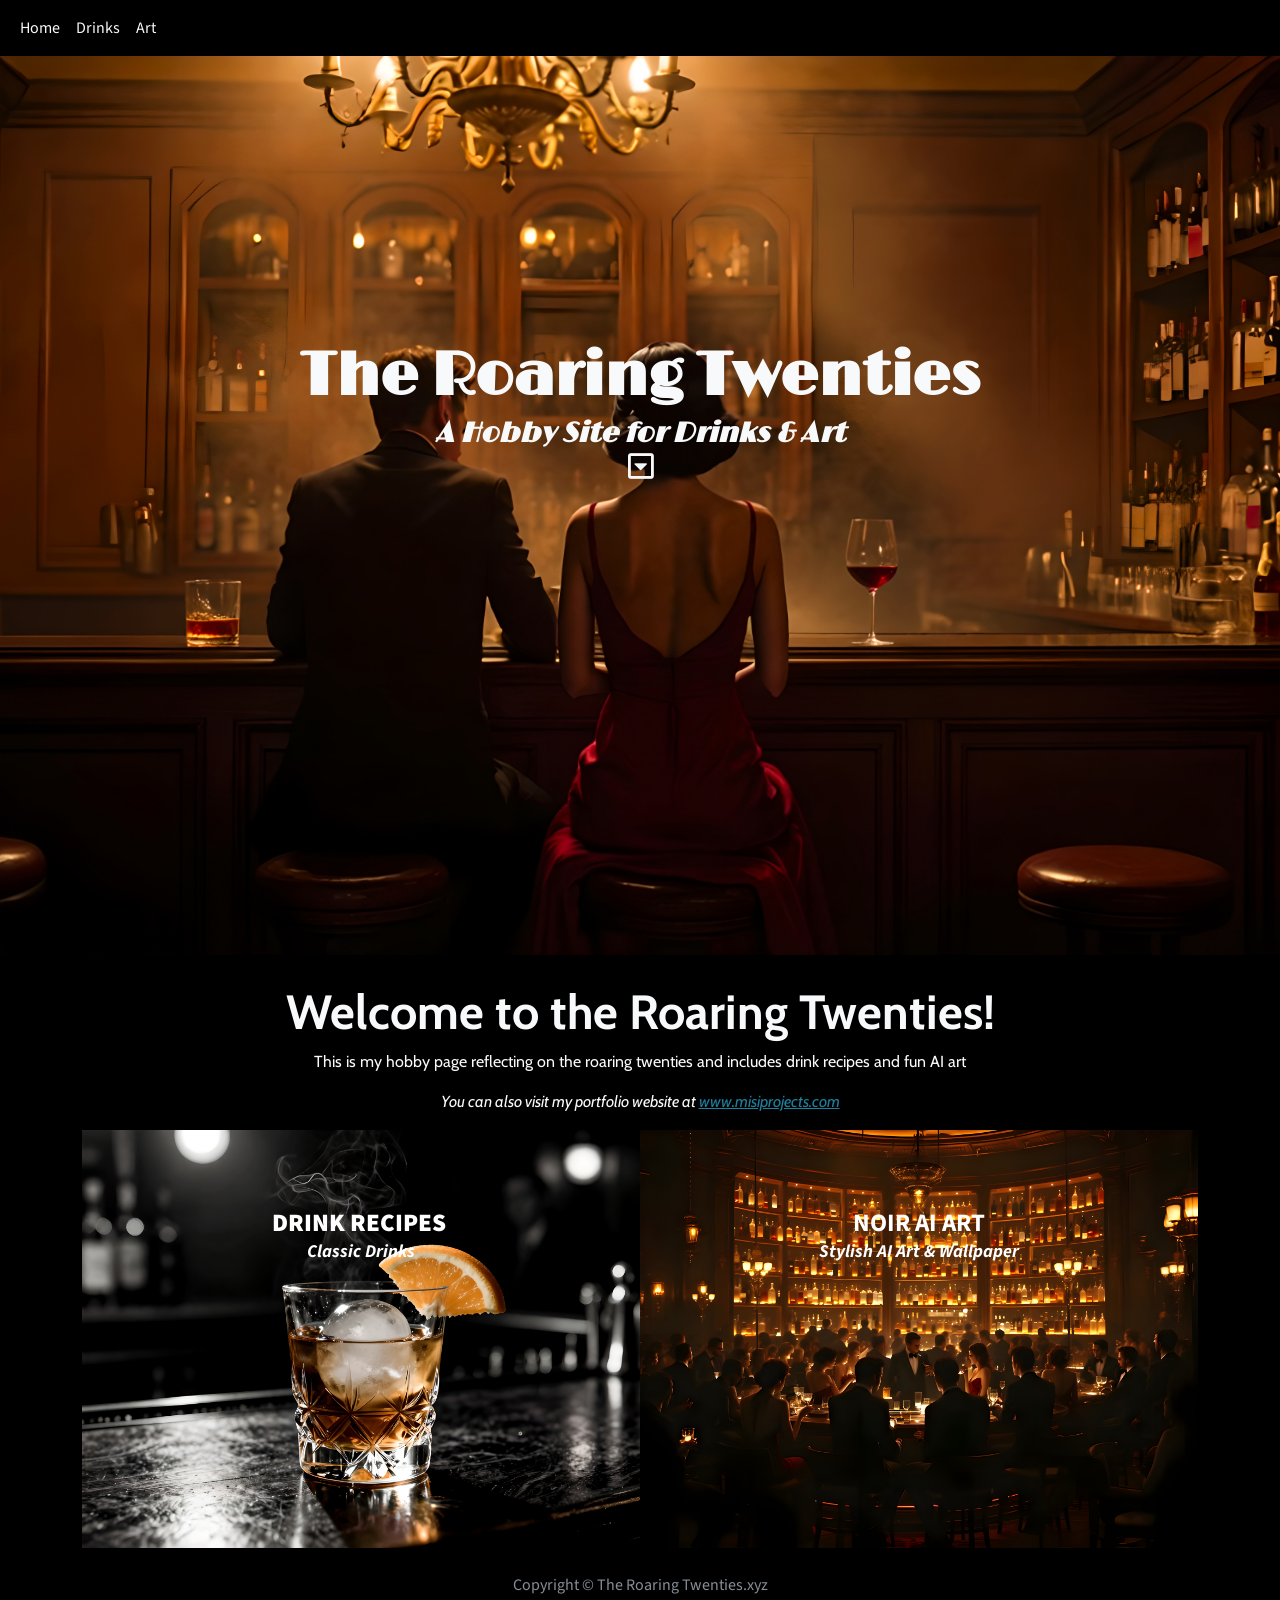
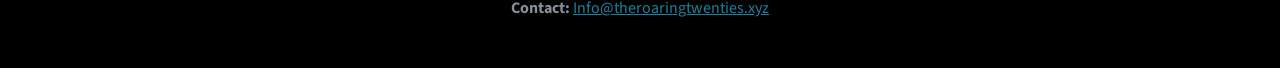
<file: index.html>
<!DOCTYPE html>
<html data-bs-theme="light" lang="en">

<head>
    <meta charset="utf-8">
    <meta name="viewport" content="width=device-width, initial-scale=1.0, shrink-to-fit=no">
    <title>The Roaring Twenties xyz</title>
    <meta name="description" content="A hobby site for drinks and art">
    <link rel="stylesheet" href="assets/bootstrap/css/bootstrap.min.css">
    <link rel="stylesheet" href="https://fonts.googleapis.com/css?family=Source+Sans+Pro:300,400,700,300italic,400italic,700italic&amp;display=swap">
    <link rel="stylesheet" href="https://fonts.googleapis.com/css?family=Cabin&amp;display=swap">
    <link rel="stylesheet" href="https://fonts.googleapis.com/css?family=Limelight&amp;display=swap">
    <link rel="stylesheet" href="assets/fonts/fontawesome-all.min.css">
    <link rel="stylesheet" href="assets/css/gallery-styles.css">
    <link rel="stylesheet" href="assets/css/Lightbox-Gallery-baguetteBox.min.css">
    <link rel="stylesheet" href="assets/css/styles.css">
</head>

<body id="page-top">
    <nav class="navbar navbar-expand-md sticky-top text-white bg-black" style="color: var(--bs-body-bg);">
        <div class="container-fluid"><button class="navbar-toggler" data-bs-toggle="collapse" data-bs-target="#navcol-1"><span class="visually-hidden">Toggle navigation</span><span class="navbar-toggler-icon"></span></button>
            <div class="collapse navbar-collapse" id="navcol-1">
                <ul class="navbar-nav">
                    <li class="nav-item"><a class="nav-link active" href="https://www.theroaringtwenties.xyz" style="color: var(--bs-light);">Home</a></li>
                    <li class="nav-item" style="color: var(--bs-body-bg);"><a class="nav-link" href="Drinks.html" style="color: var(--bs-light);">Drinks</a></li>
                    <li class="nav-item"><a class="nav-link" href="1920art.html" style="color: var(--bs-light);">Art</a></li>
                </ul>
            </div>
        </div>
    </nav>
    <header class="d-flex masthead" style="background: url(&quot;assets/img/Index%20Page%20Images/Splash%20Image%20Final.jpg&quot;) center / cover;margin-top: -1px;">
        <div class="container text-center my-auto" style="margin-top: 172px;">
            <h1 class="mb-1" style="font-family: Limelight, serif;font-size: 60px;color: var(--bs-light);font-weight: bold;margin: -194px 0px 4px;margin-top: -135px;">The Roaring Twenties</h1>
            <h3 class="mb-5" style="margin-bottom:0px;"><em style="color:var(--bs-light);font-family:Limelight, serif;margin-bottom:0px;">A Hobby Site for Drinks &amp; Art<a href="#portfolio">
                        <p><i class="far fa-caret-square-down" style="font-size:29px;color:var(--bs-light);"></i></p>
                    </a></em></h3>
        </div>
    </header>
    <section id="portfolio" class="content-section" style="--bs-body-bg:var(--bs-black);background:var(--bs-black);">
        <div class="container">
            <div class="text-center content-section-heading">
                <h2 class="mb-5" style="color:var(--bs-light);font-family:Cabin, sans-serif;margin-top:-91px;">Welcome to the Roaring Twenties!</h2>
                <p style="font-family:Cabin, sans-serif;color:var(--bs-light);margin-top:-40px;">This is my hobby page&nbsp;reflecting on the roaring twenties and includes drink recipes and fun AI art </p>
                <p style="font-family:Cabin, sans-serif;color:var(--bs-light);"><em>You can also visit my portfolio website at&nbsp;</em><a href="https://www.misiprojects.com" target="_blank"><em>www.misiprojects.com</em></a></p>
            </div>
            <div class="row g-0">
                <div class="col-lg-6"><a class="portfolio-item" href="Drinks.html">
                        <div class="caption">
                            <div class="caption-content" style="margin-top:-125px;">
                                <h2 style="font-size:25px;"><strong>Drink Recipes&nbsp;</strong></h2>
                                <p class="mb-0" style="font-size: 18px;font-weight: bold;font-style: italic;margin-top: 0px;">Classic Drinks</p>
                            </div>
                        </div><img class="img-fluid" src="assets/img/Index%20Page%20Images/Old_FashionNoir.jpg">
                    </a></div>
                <div class="col-lg-6"><a class="portfolio-item" href="1920art.html">
                        <div class="caption">
                            <div class="caption-content" style="margin-top:-125px;">
                                <h2 style="font-size:25px;">Noir AI Art</h2>
                                <p class="mb-0" style="font-size: 18px;margin-top: 0px;font-weight: bold;font-style: italic;">Stylish AI Art &amp; Wallpaper</p>
                            </div>
                        </div><img class="img-fluid" src="assets/img/Index%20Page%20Images/Large%20Bar.jpg">
                    </a></div>
            </div>
        </div>
    </section>
    <section id="footer" style="margin-top: -95px;">
        <p style="text-align: center;background: var(--bs-black);color: var(--bs-gray);">Copyright © The Roaring Twenties.xyz</p>
        <p style="text-align: center;background: var(--bs-black);color: var(--bs-gray);margin-top: -17px;"><strong>Contact:</strong>&nbsp;<a href="mailto:Info@theroaringtwenties.xyz">Info@theroaringtwenties.xyz</a></p>
    </section>
    <script src="assets/bootstrap/js/bootstrap.min.js"></script>
    <script src="assets/js/gallery.js"></script>
    <script src="assets/js/stylish-portfolio.js"></script>
    <script src="assets/js/Lightbox-Gallery-baguetteBox.min.js"></script>
    <script src="assets/js/Lightbox-Gallery.js"></script>
</body>

</html>
</file>
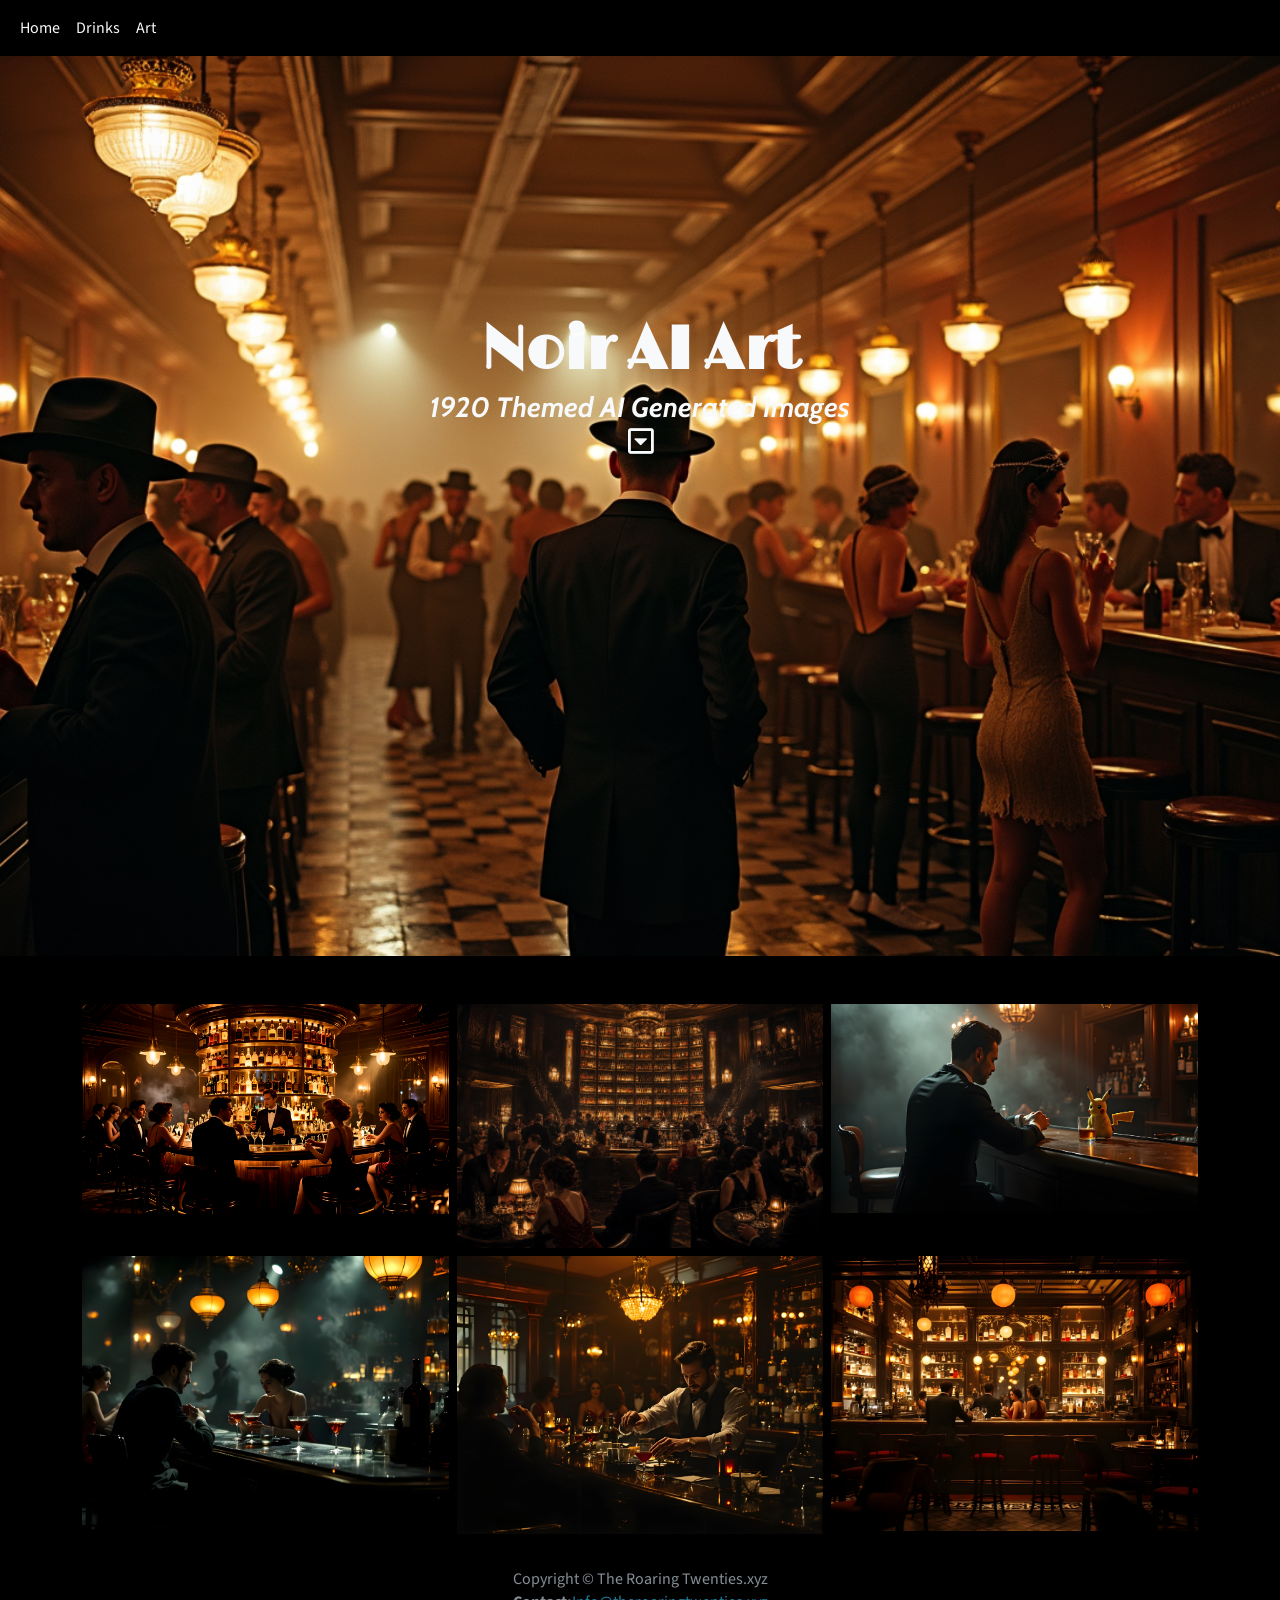
<file: 1920art.html>
<!DOCTYPE html>
<html data-bs-theme="light" lang="en">

<head>
    <meta charset="utf-8">
    <meta name="viewport" content="width=device-width, initial-scale=1.0, shrink-to-fit=no">
    <title>1920's Inspired AI Art</title>
    <meta name="description" content="AI Generated art representing the 1920s">
    <link rel="stylesheet" href="assets/bootstrap/css/bootstrap.min.css">
    <link rel="stylesheet" href="https://fonts.googleapis.com/css?family=Source+Sans+Pro:300,400,700,300italic,400italic,700italic&amp;display=swap">
    <link rel="stylesheet" href="https://fonts.googleapis.com/css?family=Cabin&amp;display=swap">
    <link rel="stylesheet" href="https://fonts.googleapis.com/css?family=Limelight&amp;display=swap">
    <link rel="stylesheet" href="assets/fonts/fontawesome-all.min.css">
    <link rel="stylesheet" href="assets/css/gallery-styles.css">
    <link rel="stylesheet" href="assets/css/Lightbox-Gallery-baguetteBox.min.css">
    <link rel="stylesheet" href="assets/css/styles.css">
</head>

<body style="background:var(--bs-emphasis-color);">
    <nav class="navbar navbar-expand-md sticky-top text-white bg-black" style="color: var(--bs-body-bg);">
        <div class="container-fluid"><button class="navbar-toggler" data-bs-toggle="collapse" data-bs-target="#navcol-1"><span class="visually-hidden">Toggle navigation</span><span class="navbar-toggler-icon"></span></button>
            <div class="collapse navbar-collapse" id="navcol-1">
                <ul class="navbar-nav">
                    <li class="nav-item"><a class="nav-link active" href="https://www.theroaringtwenties.xyz" style="color: var(--bs-light);">Home</a></li>
                    <li class="nav-item" style="color: var(--bs-body-bg);"><a class="nav-link" href="Drinks.html" style="color: var(--bs-light);">Drinks</a></li>
                    <li class="nav-item"><a class="nav-link" href="1920art.html" style="color: var(--bs-light);">Art</a></li>
                </ul>
            </div>
        </div>
    </nav>
    <header class="d-flex masthead" style="background:url(&quot;assets/img/Art_Images/Noir_Bar_Long1.png&quot;) center / cover;">
        <div class="container text-center my-auto">
            <h1 class="mb-1" style="font-family:Limelight, serif;font-size:60px;color:var(--bs-light);font-weight:bold;margin-top:-190px;">Noir AI Art</h1>
            <h3 class="mb-5" style="margin-bottom:0px;"><em style="color:var(--bs-light);font-family:Cabin, sans-serif;margin-bottom:0px;font-weight:bold;">1920 Themed AI Generated Images<a href="#portfolio">
                        <p><i class="far fa-caret-square-down" style="font-size:29px;color:var(--bs-light);"></i></p>
                    </a></em></h3>
        </div>
    </header>
    <section class="py-4 py-xl-5" id="portfolio">
        <div class="container">
            <div class="row gx-2 gy-2 row-cols-1 row-cols-md-2 row-cols-xl-3" data-bss-baguettebox="">
                <div class="col"><a href="assets/img/Art_Images/Circle_Bar.png"><img class="img-fluid" src="assets/img/Art_Images/Circle_Bar.png"></a></div>
                <div class="col"><a href="assets/img/Art_Images/LargeDetailedBar.png"><img class="img-fluid" src="assets/img/Art_Images/LargeDetailedBar.png"></a></div>
                <div class="col"><a href="assets/img/Art_Images/Man%201920%20Bar%20&%20Pikachu.png"><img class="img-fluid" src="assets/img/Art_Images/Man%201920%20Bar%20&%20Pikachu.png"></a></div>
                <div class="col"><a href="assets/img/Art_Images/1920s%20Speakeasy%203.jpg"><img class="img-fluid" src="assets/img/Art_Images/1920s%20Speakeasy%203.jpg"></a></div>
                <div class="col"><a href="assets/img/Art_Images/Simple%20Happy%20Bar.jpg"><img class="img-fluid" src="assets/img/Art_Images/Simple%20Happy%20Bar.jpg"></a></div>
                <div class="col"><a href="assets/img/Art_Images/1920sbar3.jpg"><img class="img-fluid" src="assets/img/Art_Images/1920sbar3.jpg"></a></div>
            </div>
        </div>
    </section>
    <section style="margin-top:-15px;">
        <p style="text-align:center;background:var(--bs-black);color:var(--bs-gray);">Copyright © The Roaring Twenties.xyz</p>
        <p style="text-align:center;background:var(--bs-black);color:var(--bs-gray);margin-top:-17px;"><strong>Contact:</strong><a href="mailto:Info@theroaringtwenties.xyz">Info@theroaringtwenties.xyz</a></p>
    </section>
    <script src="assets/bootstrap/js/bootstrap.min.js"></script>
    <script src="assets/js/gallery.js"></script>
    <script src="assets/js/stylish-portfolio.js"></script>
    <script src="assets/js/Lightbox-Gallery-baguetteBox.min.js"></script>
    <script src="assets/js/Lightbox-Gallery.js"></script>
</body>

</html>
</file>
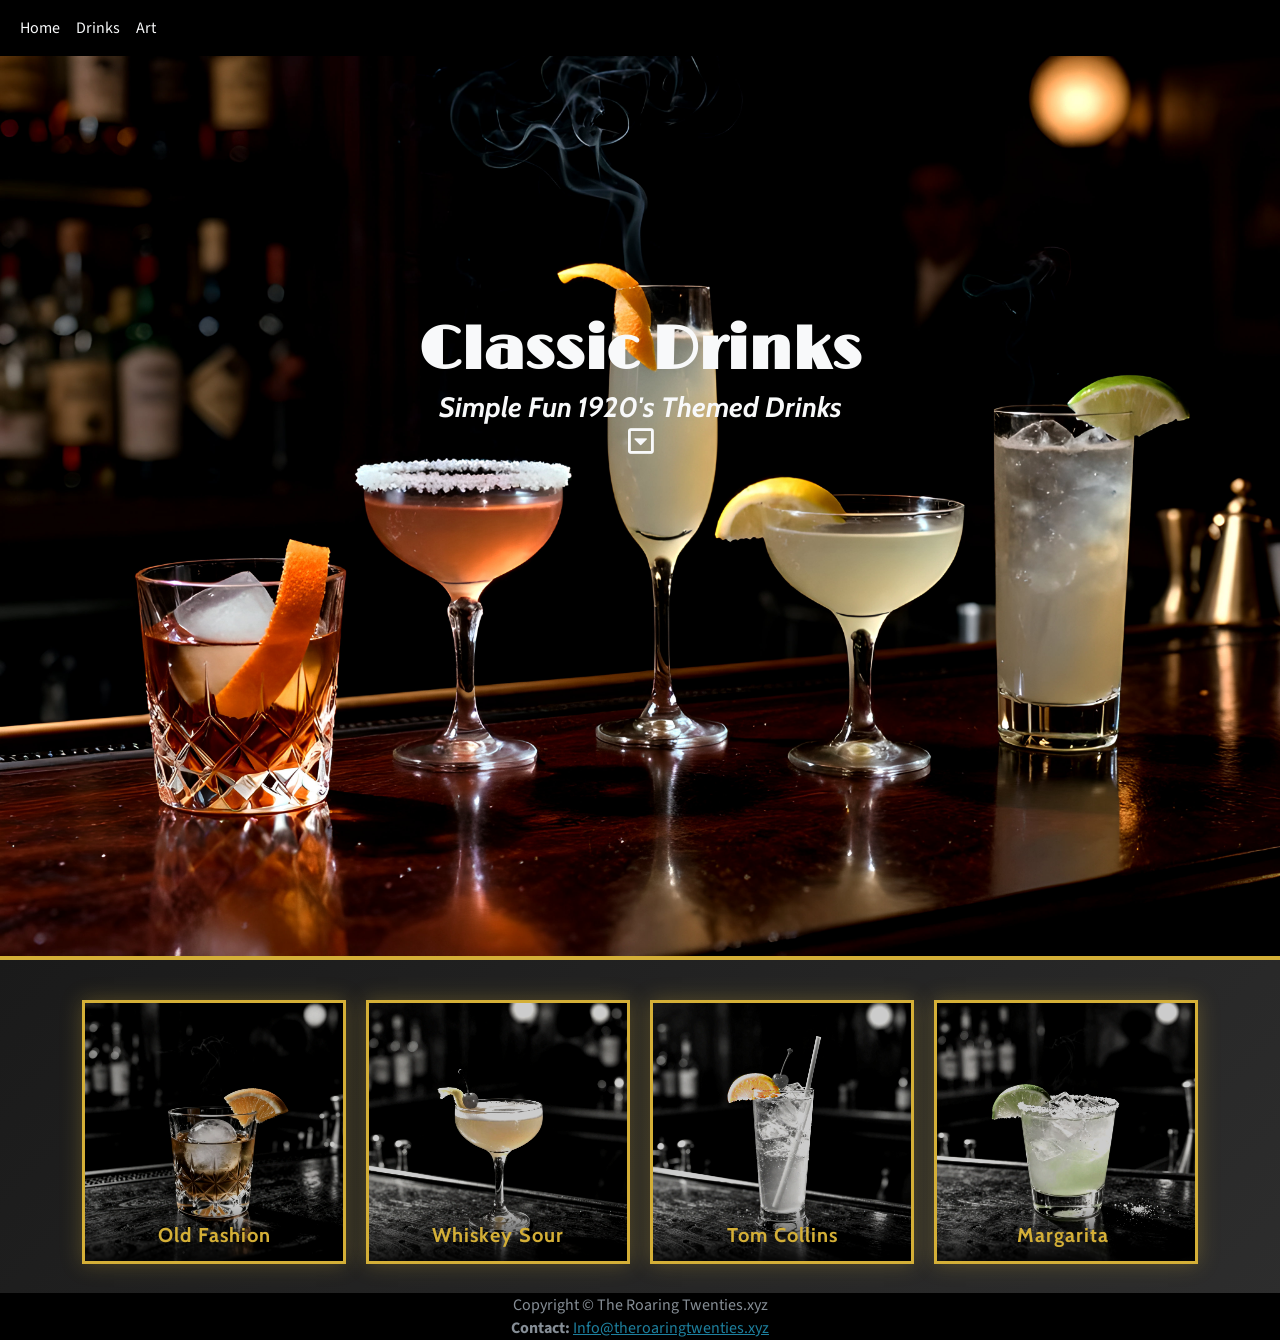
<file: Drinks.html>
<!DOCTYPE html>
<html data-bs-theme="light" lang="en">

<head>
    <meta charset="utf-8">
    <meta name="viewport" content="width=device-width, initial-scale=1.0, shrink-to-fit=no">
    <title>Classic 1920's Themed Drinks</title>
    <meta name="description" content="Fun drinks inspired from the roaring twenties">
    <link rel="stylesheet" href="assets/bootstrap/css/bootstrap.min.css">
    <link rel="stylesheet" href="https://fonts.googleapis.com/css?family=Source+Sans+Pro:300,400,700,300italic,400italic,700italic&amp;display=swap">
    <link rel="stylesheet" href="https://fonts.googleapis.com/css?family=Cabin&amp;display=swap">
    <link rel="stylesheet" href="https://fonts.googleapis.com/css?family=Limelight&amp;display=swap">
    <link rel="stylesheet" href="assets/fonts/fontawesome-all.min.css">
    <link rel="stylesheet" href="assets/css/gallery-styles.css">
    <link rel="stylesheet" href="assets/css/Lightbox-Gallery-baguetteBox.min.css">
    <link rel="stylesheet" href="assets/css/styles.css">
</head>

<body style="background:var(--bs-emphasis-color);">
    <nav class="navbar navbar-expand-md sticky-top text-white bg-black" style="color: var(--bs-body-bg);">
        <div class="container-fluid"><button class="navbar-toggler" data-bs-toggle="collapse" data-bs-target="#navcol-1"><span class="visually-hidden">Toggle navigation</span><span class="navbar-toggler-icon"></span></button>
            <div class="collapse navbar-collapse" id="navcol-1">
                <ul class="navbar-nav">
                    <li class="nav-item"><a class="nav-link active" href="https://www.theroaringtwenties.xyz" style="color: var(--bs-light);">Home</a></li>
                    <li class="nav-item" style="color: var(--bs-body-bg);"><a class="nav-link" href="Drinks.html" style="color: var(--bs-light);">Drinks</a></li>
                    <li class="nav-item"><a class="nav-link" href="1920art.html" style="color: var(--bs-light);">Art</a></li>
                </ul>
            </div>
        </div>
    </nav>
    <header class="d-flex masthead" style="background: url(&quot;assets/img/Drink%20Images/1920s_Drinks.jpg&quot;) center / cover;">
        <div class="container text-center my-auto">
            <h1 class="mb-1" style="font-family:Limelight, serif;font-size:60px;color:var(--bs-light);font-weight:bold;margin-top:-190px;">Classic Drinks</h1>
            <h3 class="mb-5" style="margin-bottom:0px;"><em style="color:var(--bs-light);font-family:Cabin, sans-serif;margin-bottom:0px;font-weight:bold;">Simple Fun 1920's Themed Drinks<a href="#portfolio">
                        <p><i class="far fa-caret-square-down" style="font-size:29px;color:var(--bs-light);"></i></p>
                    </a></em></h3>
        </div>
    </header>
    <nav id="portfolio" class="navbar-retro">
        <div class="container">
            <div class="nav-grid"><a href="/Drinks/OldFashion.html" class="nav-box">
                    <div class="nav-box-inner"><img src="assets/img/Drink%20Images/Old_Fashion(s).png" alt="Home">
                        <div class="nav-box-label"><span style="font-family: Cabin, sans-serif;margin-top: 0px;font-size: 20px;">Old Fashion</span></div>
                    </div>
                </a><a href="/Drinks/WhiskeySour.html" class="nav-box">
                    <div class="nav-box-inner"><img src="assets/img/Drink%20Images/Whiskey_Sour.png" alt="Drinks">
                        <div class="nav-box-label"><span style="font-size: 20px;font-family: Cabin, sans-serif;">Whiskey Sour</span></div>
                    </div>
                </a><a href="Drinks/TomCollins.html" class="nav-box">
                    <div class="nav-box-inner"><img src="assets/img/Drink%20Images/Tom_Collins.jpg" alt="Gallery">
                        <div class="nav-box-label"><span style="font-size: 20px;font-family: Cabin, sans-serif;">Tom Collins</span></div>
                    </div>
                </a><a href="Drinks/Margarita.html" class="nav-box">
                    <div class="nav-box-inner"><img src="assets/img/Drink%20Images/Margarita_Rocks.png" alt="Contact">
                        <div class="nav-box-label"><span style="font-size: 20px;font-family: Cabin, sans-serif;">Margarita&nbsp;</span></div>
                    </div>
                </a></div>
        </div>
    </nav>
    <section style="margin-top: -15px;">
        <p style="text-align: center;background: var(--bs-black);color: var(--bs-gray);">Copyright © The Roaring Twenties.xyz</p>
        <p style="text-align: center;background: var(--bs-black);color: var(--bs-gray);margin-top: -17px;"><strong>Contact:</strong>&nbsp;<a href="mailto:Info@theroaringtwenties.xyz">Info@theroaringtwenties.xyz</a></p>
    </section>
    <script src="assets/bootstrap/js/bootstrap.min.js"></script>
    <script src="assets/js/gallery.js"></script>
    <script src="assets/js/stylish-portfolio.js"></script>
    <script src="assets/js/Lightbox-Gallery-baguetteBox.min.js"></script>
    <script src="assets/js/Lightbox-Gallery.js"></script>
</body>

</html>
</file>
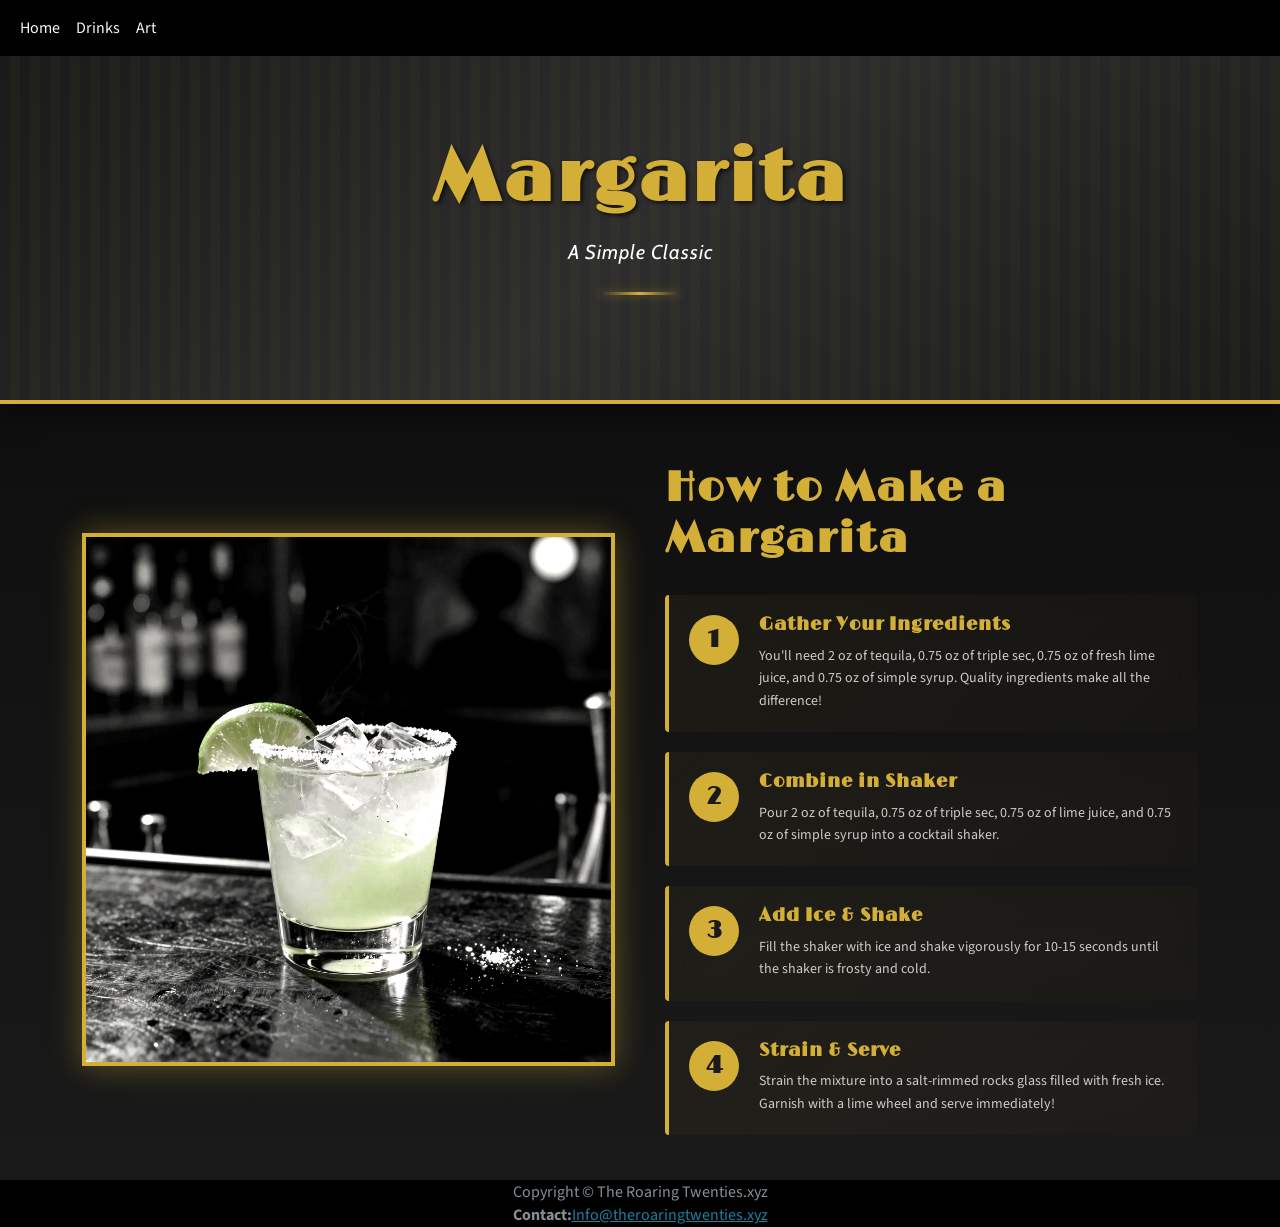
<file: Drinks/Margarita.html>
<!DOCTYPE html>
<html data-bs-theme="light" lang="en">

<head>
    <meta charset="utf-8">
    <meta name="viewport" content="width=device-width, initial-scale=1.0, shrink-to-fit=no">
    <title>Margarita</title>
    <link rel="stylesheet" href="../assets/bootstrap/css/bootstrap.min.css">
    <link rel="stylesheet" href="https://fonts.googleapis.com/css?family=Source+Sans+Pro:300,400,700,300italic,400italic,700italic&amp;display=swap">
    <link rel="stylesheet" href="https://fonts.googleapis.com/css?family=Cabin&amp;display=swap">
    <link rel="stylesheet" href="https://fonts.googleapis.com/css?family=Limelight&amp;display=swap">
    <link rel="stylesheet" href="../assets/css/gallery-styles.css">
    <link rel="stylesheet" href="../assets/css/Lightbox-Gallery-baguetteBox.min.css">
    <link rel="stylesheet" href="../assets/css/styles.css">
</head>

<body style="background:var(--bs-emphasis-color);">
    <nav class="navbar navbar-expand-md sticky-top text-white bg-black" style="color: var(--bs-body-bg);">
        <div class="container-fluid"><button class="navbar-toggler" data-bs-toggle="collapse" data-bs-target="#navcol-1"><span class="visually-hidden">Toggle navigation</span><span class="navbar-toggler-icon"></span></button>
            <div class="collapse navbar-collapse" id="navcol-1">
                <ul class="navbar-nav">
                    <li class="nav-item"><a class="nav-link active" href="https://www.theroaringtwenties.xyz" style="color: var(--bs-light);">Home</a></li>
                    <li class="nav-item" style="color: var(--bs-body-bg);"><a class="nav-link" href="../Drinks.html" style="color: var(--bs-light);">Drinks</a></li>
                    <li class="nav-item"><a class="nav-link" href="../1920art.html" style="color: var(--bs-light);">Art</a></li>
                </ul>
            </div>
        </div>
    </nav>
    <header class="recipe-header">
        <div class="recipe-header-content">
            <h1 class="recipe-header-title">Margarita</h1>
            <p class="recipe-header-tagline">A Simple Classic</p>
            <div class="recipe-header-divider"></div>
        </div>
    </header>
    <section class="recipe-section">
        <div class="container">
            <div class="recipe-container">
                <div class="recipe-image"><img src="../assets/img/Drink%20Images/Margarita_Rocks.png" alt="Old Fashion Cocktail"></div>
                <div class="recipe-content">
                    <h2 class="recipe-title">How to Make a Margarita</h2>
                    <div class="recipe-directions">
                        <div class="direction-step"><span class="step-number">1</span>
                            <div class="step-content">
                                <h4>Gather Your Ingredients</h4>
                                <p>You'll need 2 oz of tequila, 0.75 oz of triple sec, 0.75 oz of fresh lime juice, and 0.75 oz of simple syrup. Quality ingredients make all the difference!</p>
                            </div>
                        </div>
                        <div class="direction-step"><span class="step-number">2</span>
                            <div class="step-content">
                                <h4>Combine in Shaker</h4>
                                <p>Pour 2 oz of tequila, 0.75 oz of triple sec, 0.75 oz of lime juice, and 0.75 oz of simple syrup into a cocktail shaker.</p>
                            </div>
                        </div>
                        <div class="direction-step"><span class="step-number">3</span>
                            <div class="step-content">
                                <h4>Add Ice &amp; Shake</h4>
                                <p>Fill the shaker with ice and shake vigorously for 10-15 seconds until the shaker is frosty and cold.</p>
                            </div>
                        </div>
                        <div class="direction-step"><span class="step-number">4</span>
                            <div class="step-content">
                                <h4>Strain &amp; Serve</h4>
                                <p>Strain the mixture into a salt-rimmed rocks glass filled with fresh ice. Garnish with a lime wheel and serve immediately!</p>
                            </div>
                        </div>
                    </div>
                </div>
            </div>
        </div>
    </section>
    <section style="margin-top:-15px;">
        <p style="text-align:center;background:var(--bs-black);color:var(--bs-gray);">Copyright © The Roaring Twenties.xyz</p>
        <p style="text-align:center;background:var(--bs-black);color:var(--bs-gray);margin-top:-17px;"><strong>Contact:</strong><a href="mailto:Info@theroaringtwenties.xyz">Info@theroaringtwenties.xyz</a></p>
    </section>
    <script src="../assets/bootstrap/js/bootstrap.min.js"></script>
    <script src="../assets/js/gallery.js"></script>
    <script src="../assets/js/stylish-portfolio.js"></script>
    <script src="../assets/js/Lightbox-Gallery-baguetteBox.min.js"></script>
    <script src="../assets/js/Lightbox-Gallery.js"></script>
</body>

</html>
</file>
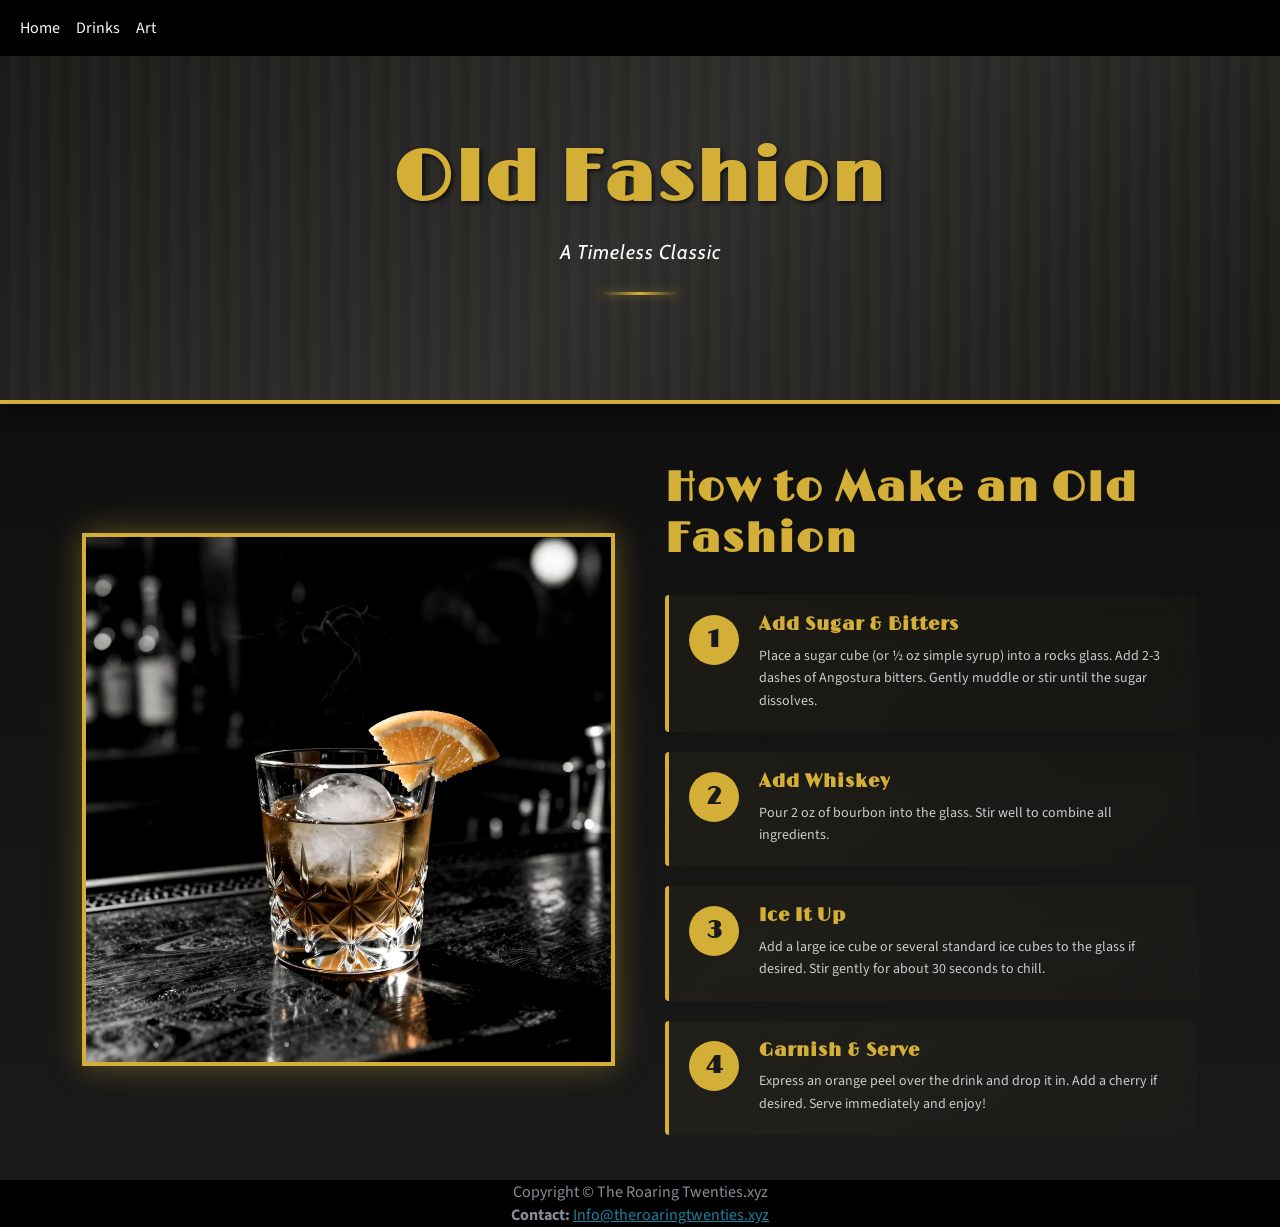
<file: Drinks/OldFashion.html>
<!DOCTYPE html>
<html data-bs-theme="light" lang="en">

<head>
    <meta charset="utf-8">
    <meta name="viewport" content="width=device-width, initial-scale=1.0, shrink-to-fit=no">
    <title>Old Fashion</title>
    <link rel="stylesheet" href="../assets/bootstrap/css/bootstrap.min.css">
    <link rel="stylesheet" href="https://fonts.googleapis.com/css?family=Source+Sans+Pro:300,400,700,300italic,400italic,700italic&amp;display=swap">
    <link rel="stylesheet" href="https://fonts.googleapis.com/css?family=Cabin&amp;display=swap">
    <link rel="stylesheet" href="https://fonts.googleapis.com/css?family=Limelight&amp;display=swap">
    <link rel="stylesheet" href="../assets/css/gallery-styles.css">
    <link rel="stylesheet" href="../assets/css/Lightbox-Gallery-baguetteBox.min.css">
    <link rel="stylesheet" href="../assets/css/styles.css">
</head>

<body style="background:var(--bs-emphasis-color);">
    <nav class="navbar navbar-expand-md sticky-top text-white bg-black" style="color: var(--bs-body-bg);">
        <div class="container-fluid"><button class="navbar-toggler" data-bs-toggle="collapse" data-bs-target="#navcol-1"><span class="visually-hidden">Toggle navigation</span><span class="navbar-toggler-icon"></span></button>
            <div class="collapse navbar-collapse" id="navcol-1">
                <ul class="navbar-nav">
                    <li class="nav-item"><a class="nav-link active" href="https://www.theroaringtwenties.xyz" style="color: var(--bs-light);">Home</a></li>
                    <li class="nav-item" style="color: var(--bs-body-bg);"><a class="nav-link" href="../Drinks.html" style="color: var(--bs-light);">Drinks</a></li>
                    <li class="nav-item"><a class="nav-link" href="../1920art.html" style="color: var(--bs-light);">Art</a></li>
                </ul>
            </div>
        </div>
    </nav>
    <header class="recipe-header">
        <div class="recipe-header-content">
            <h1 class="recipe-header-title">Old Fashion</h1>
            <p class="recipe-header-tagline">A Timeless Classic</p>
            <div class="recipe-header-divider"></div>
        </div>
    </header>
    <section class="recipe-section">
        <div class="container">
            <div class="recipe-container">
                <div class="recipe-image"><img src="../assets/img/Drink%20Images/Old_Fashion(s).png" alt="Old Fashion Cocktail"></div>
                <div class="recipe-content">
                    <h2 class="recipe-title">How to Make an Old Fashion</h2>
                    <div class="recipe-directions">
                        <div class="direction-step"><span class="step-number">1</span>
                            <div class="step-content">
                                <h4>Add Sugar &amp; Bitters</h4>
                                <p>Place a sugar cube (or ½ oz simple syrup) into a rocks glass. Add 2-3 dashes of Angostura bitters. Gently muddle or stir until the sugar dissolves.</p>
                            </div>
                        </div>
                        <div class="direction-step"><span class="step-number">2</span>
                            <div class="step-content">
                                <h4>Add Whiskey</h4>
                                <p>Pour 2 oz of bourbon into the glass. Stir well to combine all ingredients.</p>
                            </div>
                        </div>
                        <div class="direction-step"><span class="step-number">3</span>
                            <div class="step-content">
                                <h4>Ice It Up</h4>
                                <p>Add a large ice cube or several standard ice cubes to the glass if desired. Stir gently for about 30 seconds to chill.</p>
                            </div>
                        </div>
                        <div class="direction-step"><span class="step-number">4</span>
                            <div class="step-content">
                                <h4>Garnish &amp; Serve</h4>
                                <p>Express an orange peel over the drink and drop it in. Add a cherry if desired. Serve immediately and enjoy!</p>
                            </div>
                        </div>
                    </div>
                </div>
            </div>
        </div>
    </section>
    <section style="margin-top: -15px;">
        <p style="text-align: center;background: var(--bs-black);color: var(--bs-gray);">Copyright © The Roaring Twenties.xyz</p>
        <p style="text-align: center;background: var(--bs-black);color: var(--bs-gray);margin-top: -17px;"><strong>Contact:</strong>&nbsp;<a href="mailto:Info@theroaringtwenties.xyz">Info@theroaringtwenties.xyz</a></p>
    </section>
    <script src="../assets/bootstrap/js/bootstrap.min.js"></script>
    <script src="../assets/js/gallery.js"></script>
    <script src="../assets/js/stylish-portfolio.js"></script>
    <script src="../assets/js/Lightbox-Gallery-baguetteBox.min.js"></script>
    <script src="../assets/js/Lightbox-Gallery.js"></script>
</body>

</html>
</file>
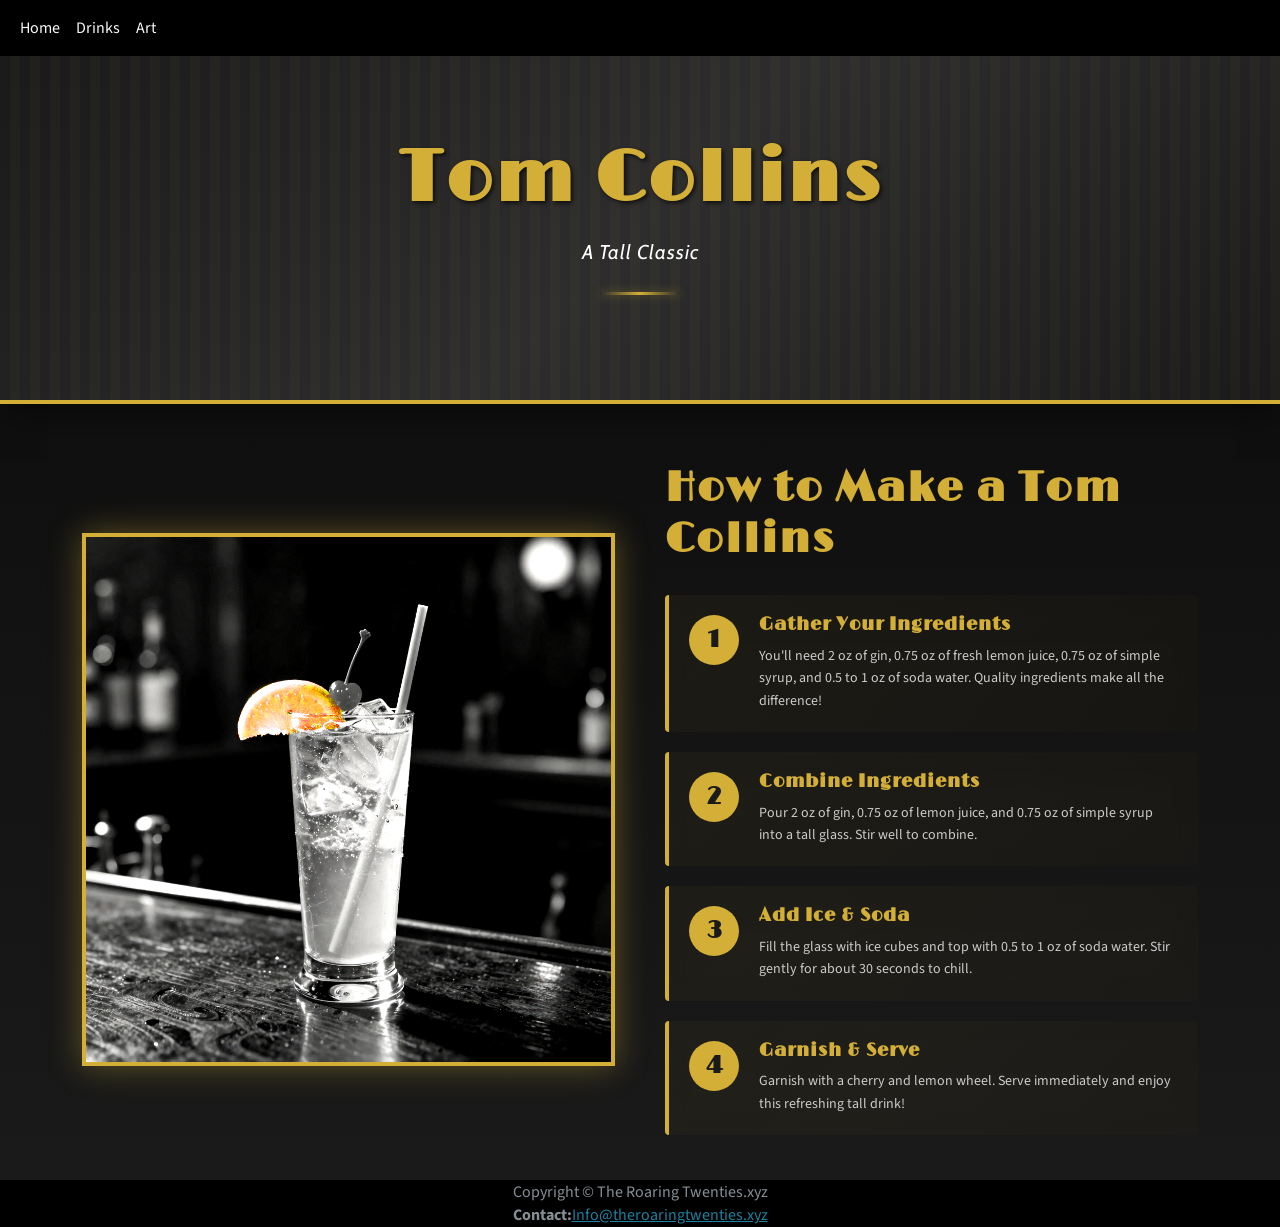
<file: Drinks/TomCollins.html>
<!DOCTYPE html>
<html data-bs-theme="light" lang="en">

<head>
    <meta charset="utf-8">
    <meta name="viewport" content="width=device-width, initial-scale=1.0, shrink-to-fit=no">
    <title>A Tom Collins</title>
    <link rel="stylesheet" href="../assets/bootstrap/css/bootstrap.min.css">
    <link rel="stylesheet" href="https://fonts.googleapis.com/css?family=Source+Sans+Pro:300,400,700,300italic,400italic,700italic&amp;display=swap">
    <link rel="stylesheet" href="https://fonts.googleapis.com/css?family=Cabin&amp;display=swap">
    <link rel="stylesheet" href="https://fonts.googleapis.com/css?family=Limelight&amp;display=swap">
    <link rel="stylesheet" href="../assets/css/gallery-styles.css">
    <link rel="stylesheet" href="../assets/css/Lightbox-Gallery-baguetteBox.min.css">
    <link rel="stylesheet" href="../assets/css/styles.css">
</head>

<body style="background:var(--bs-emphasis-color);">
    <nav class="navbar navbar-expand-md sticky-top text-white bg-black" style="color: var(--bs-body-bg);">
        <div class="container-fluid"><button class="navbar-toggler" data-bs-toggle="collapse" data-bs-target="#navcol-1"><span class="visually-hidden">Toggle navigation</span><span class="navbar-toggler-icon"></span></button>
            <div class="collapse navbar-collapse" id="navcol-1">
                <ul class="navbar-nav">
                    <li class="nav-item"><a class="nav-link active" href="https://www.theroaringtwenties.xyz" style="color: var(--bs-light);">Home</a></li>
                    <li class="nav-item" style="color: var(--bs-body-bg);"><a class="nav-link" href="../Drinks.html" style="color: var(--bs-light);">Drinks</a></li>
                    <li class="nav-item"><a class="nav-link" href="../1920art.html" style="color: var(--bs-light);">Art</a></li>
                </ul>
            </div>
        </div>
    </nav>
    <header class="recipe-header">
        <div class="recipe-header-content">
            <h1 class="recipe-header-title">Tom Collins</h1>
            <p class="recipe-header-tagline">A Tall Classic</p>
            <div class="recipe-header-divider"></div>
        </div>
    </header>
    <section class="recipe-section">
        <div class="container">
            <div class="recipe-container">
                <div class="recipe-image"><img src="../assets/img/Drink%20Images/Tom_Collins.jpg" alt="Old Fashion Cocktail"></div>
                <div class="recipe-content">
                    <h2 class="recipe-title">How to Make a Tom Collins</h2>
                    <div class="recipe-directions">
                        <div class="direction-step"><span class="step-number">1</span>
                            <div class="step-content">
                                <h4>Gather Your Ingredients</h4>
                                <p>You'll need 2 oz of gin, 0.75 oz of fresh lemon juice, 0.75 oz of simple syrup, and 0.5 to 1 oz of soda water. Quality ingredients make all the difference!</p>
                            </div>
                        </div>
                        <div class="direction-step"><span class="step-number">2</span>
                            <div class="step-content">
                                <h4>Combine Ingredients</h4>
                                <p>Pour 2 oz of gin, 0.75 oz of lemon juice, and 0.75 oz of simple syrup into a tall glass. Stir well to combine.</p>
                            </div>
                        </div>
                        <div class="direction-step"><span class="step-number">3</span>
                            <div class="step-content">
                                <h4>Add Ice &amp; Soda</h4>
                                <p>Fill the glass with ice cubes and top with 0.5 to 1 oz of soda water. Stir gently for about 30 seconds to chill.</p>
                            </div>
                        </div>
                        <div class="direction-step"><span class="step-number">4</span>
                            <div class="step-content">
                                <h4>Garnish &amp; Serve</h4>
                                <p>Garnish with a cherry and lemon wheel. Serve immediately and enjoy this refreshing tall drink!</p>
                            </div>
                        </div>
                    </div>
                </div>
            </div>
        </div>
    </section>
    <section style="margin-top:-15px;">
        <p style="text-align:center;background:var(--bs-black);color:var(--bs-gray);">Copyright © The Roaring Twenties.xyz</p>
        <p style="text-align:center;background:var(--bs-black);color:var(--bs-gray);margin-top:-17px;"><strong>Contact:</strong><a href="mailto:Info@theroaringtwenties.xyz">Info@theroaringtwenties.xyz</a></p>
    </section>
    <script src="../assets/bootstrap/js/bootstrap.min.js"></script>
    <script src="../assets/js/gallery.js"></script>
    <script src="../assets/js/stylish-portfolio.js"></script>
    <script src="../assets/js/Lightbox-Gallery-baguetteBox.min.js"></script>
    <script src="../assets/js/Lightbox-Gallery.js"></script>
</body>

</html>
</file>
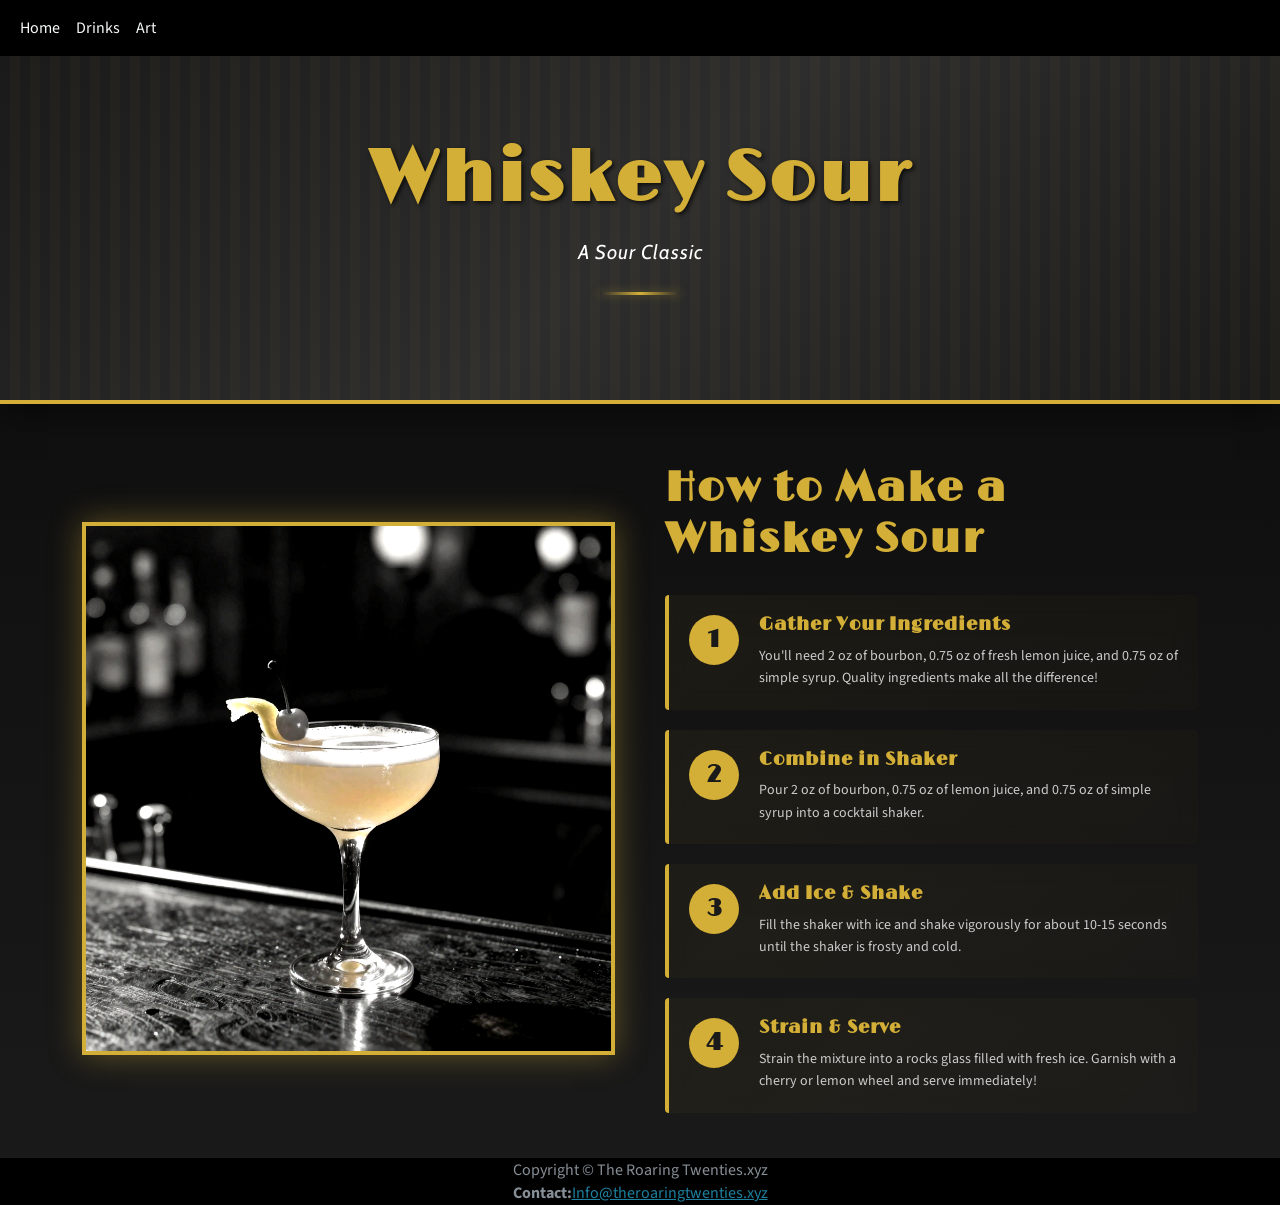
<file: Drinks/WhiskeySour.html>
<!DOCTYPE html>
<html data-bs-theme="light" lang="en">

<head>
    <meta charset="utf-8">
    <meta name="viewport" content="width=device-width, initial-scale=1.0, shrink-to-fit=no">
    <title>Whiskey Sour</title>
    <link rel="stylesheet" href="../assets/bootstrap/css/bootstrap.min.css">
    <link rel="stylesheet" href="https://fonts.googleapis.com/css?family=Source+Sans+Pro:300,400,700,300italic,400italic,700italic&amp;display=swap">
    <link rel="stylesheet" href="https://fonts.googleapis.com/css?family=Cabin&amp;display=swap">
    <link rel="stylesheet" href="https://fonts.googleapis.com/css?family=Limelight&amp;display=swap">
    <link rel="stylesheet" href="../assets/css/gallery-styles.css">
    <link rel="stylesheet" href="../assets/css/Lightbox-Gallery-baguetteBox.min.css">
    <link rel="stylesheet" href="../assets/css/styles.css">
</head>

<body style="background:var(--bs-emphasis-color);">
    <nav class="navbar navbar-expand-md sticky-top text-white bg-black" style="color: var(--bs-body-bg);">
        <div class="container-fluid"><button class="navbar-toggler" data-bs-toggle="collapse" data-bs-target="#navcol-1"><span class="visually-hidden">Toggle navigation</span><span class="navbar-toggler-icon"></span></button>
            <div class="collapse navbar-collapse" id="navcol-1">
                <ul class="navbar-nav">
                    <li class="nav-item"><a class="nav-link active" href="https://www.theroaringtwenties.xyz" style="color: var(--bs-light);">Home</a></li>
                    <li class="nav-item" style="color: var(--bs-body-bg);"><a class="nav-link" href="../Drinks.html" style="color: var(--bs-light);">Drinks</a></li>
                    <li class="nav-item"><a class="nav-link" href="../1920art.html" style="color: var(--bs-light);">Art</a></li>
                </ul>
            </div>
        </div>
    </nav>
    <header class="recipe-header">
        <div class="recipe-header-content">
            <h1 class="recipe-header-title">Whiskey Sour</h1>
            <p class="recipe-header-tagline">A Sour Classic</p>
            <div class="recipe-header-divider"></div>
        </div>
    </header>
    <section class="recipe-section">
        <div class="container">
            <div class="recipe-container">
                <div class="recipe-image"><img src="../assets/img/Drink%20Images/Whiskey_Sour.png" alt="Old Fashion Cocktail"></div>
                <div class="recipe-content">
                    <h2 class="recipe-title">How to Make a Whiskey Sour</h2>
                    <div class="recipe-directions">
                        <div class="direction-step"><span class="step-number">1</span>
                            <div class="step-content">
                                <h4>Gather Your Ingredients</h4>
                                <p>You'll need 2 oz of bourbon, 0.75 oz of fresh lemon juice, and 0.75 oz of simple syrup. Quality ingredients make all the difference!</p>
                            </div>
                        </div>
                        <div class="direction-step"><span class="step-number">2</span>
                            <div class="step-content">
                                <h4>Combine in Shaker</h4>
                                <p>Pour 2 oz of bourbon, 0.75 oz of lemon juice, and 0.75 oz of simple syrup into a cocktail shaker.</p>
                            </div>
                        </div>
                        <div class="direction-step"><span class="step-number">3</span>
                            <div class="step-content">
                                <h4>Add Ice &amp; Shake</h4>
                                <p>Fill the shaker with ice and shake vigorously for about 10-15 seconds until the shaker is frosty and cold.</p>
                            </div>
                        </div>
                        <div class="direction-step"><span class="step-number">4</span>
                            <div class="step-content">
                                <h4>Strain &amp; Serve</h4>
                                <p>Strain the mixture into a rocks glass filled with fresh ice. Garnish with a cherry or lemon wheel and serve immediately!</p>
                            </div>
                        </div>
                    </div>
                </div>
            </div>
        </div>
    </section>
    <section style="margin-top:-15px;">
        <p style="text-align:center;background:var(--bs-black);color:var(--bs-gray);">Copyright © The Roaring Twenties.xyz</p>
        <p style="text-align:center;background:var(--bs-black);color:var(--bs-gray);margin-top:-17px;"><strong>Contact:</strong><a href="mailto:Info@theroaringtwenties.xyz">Info@theroaringtwenties.xyz</a></p>
    </section>
    <script src="../assets/bootstrap/js/bootstrap.min.js"></script>
    <script src="../assets/js/gallery.js"></script>
    <script src="../assets/js/stylish-portfolio.js"></script>
    <script src="../assets/js/Lightbox-Gallery-baguetteBox.min.js"></script>
    <script src="../assets/js/Lightbox-Gallery.js"></script>
</body>

</html>
</file>
<file: assets/css/gallery-styles.css>
/* Gallery Grid */

#gallery {
  background-color: var(--bs-light);
  padding: 60px 0;
}

.gallery-item {
  position: relative;
  overflow: hidden;
  border-radius: 8px;
  box-shadow: 0 4px 15px rgba(0, 0, 0, 0.2);
  cursor: pointer;
  transition: transform 0.3s ease, box-shadow 0.3s ease;
  aspect-ratio: 1;
}

.gallery-item:hover {
  transform: translateY(-8px);
  box-shadow: 0 8px 25px rgba(0, 0, 0, 0.3);
}

.gallery-item img {
  width: 100%;
  height: 100%;
  object-fit: cover;
  display: block;
  transition: opacity 0.3s ease;
}

.gallery-item:hover img {
  opacity: 0.85;
}

.gallery-item-overlay {
  position: absolute;
  top: 0;
  left: 0;
  width: 100%;
  height: 100%;
  background: rgba(0, 0, 0, 0);
  display: flex;
  align-items: center;
  justify-content: center;
  transition: background 0.3s ease;
  z-index: 1;
}

.gallery-item:hover .gallery-item-overlay {
  background: rgba(0, 0, 0, 0.5);
}

.gallery-item-overlay i {
  color: white;
  font-size: 2.5rem;
  opacity: 0;
  transition: opacity 0.3s ease;
}

.gallery-item:hover .gallery-item-overlay i {
  opacity: 1;
}

/* Lightbox Modal */

.lightbox-modal {
  display: none;
  position: fixed;
  top: 0;
  left: 0;
  width: 100%;
  height: 100%;
  background-color: rgba(0, 0, 0, 0.95);
  z-index: 2000;
  opacity: 0;
  transition: opacity 0.3s ease;
  align-items: center;
  justify-content: center;
}

.lightbox-modal.active {
  display: flex;
  opacity: 1;
}

.lightbox-content {
  position: relative;
  max-width: 90%;
  max-height: 90vh;
  display: flex;
  align-items: center;
  justify-content: center;
}

.lightbox-content img {
  max-width: 100%;
  max-height: 85vh;
  object-fit: contain;
  border-radius: 4px;
  animation: zoomIn 0.3s ease;
}

@keyframes zoomIn {
  from {
    transform: scale(0.8);
    opacity: 0;
  }
  to {
    transform: scale(1);
    opacity: 1;
  }
}

.lightbox-close {
  position: absolute;
  top: 20px;
  right: 30px;
  background: transparent;
  border: none;
  color: white;
  font-size: 3rem;
  cursor: pointer;
  z-index: 2001;
  padding: 0;
  line-height: 1;
  transition: color 0.3s ease;
}

.lightbox-close:hover {
  color: #d4af37;
}

/* Responsive adjustments */

@media (max-width: 768px) {
  .lightbox-close {
    font-size: 2.5rem;
    top: 10px;
    right: 15px;
  }
}

@media (max-width: 768px) {
  .lightbox-content img {
    max-height: 80vh;
  }
}

@media (max-width: 576px) {
  #gallery {
    padding: 40px 0;
  }
}

@media (max-width: 576px) {
  .gallery-item-overlay i {
    font-size: 1.5rem;
  }
}

@media (max-width: 576px) {
  .lightbox-close {
    font-size: 2rem;
  }
}
</file>
<file: assets/css/styles.css>
html {
  scroll-behavior: smooth;
}

/* Import gallery styles */

.portfolio-item {
  position: relative;
  overflow: hidden;
}

.portfolio-item .caption {
  position: absolute;
  top: 0;
  left: 0;
  width: 100%;
  height: 100%;
  background-color: rgba(0, 0, 0, 0);
  transition: background-color 0.3s ease;
  display: flex;
  align-items: center;
  justify-content: center;
}

.portfolio-item:hover .caption {
  background-color: rgba(0, 0, 0, 0.7);
}

.portfolio-item .caption-content {
  color: white;
  text-align: center;
  padding: 20px;
}

.portfolio-item .caption-content h2 {
  color: white;
  font-size: 24px;
  margin: 0;
}

.portfolio-item .caption-content p {
  color: white;
  margin: 10px 0 0 0;
}

.portfolio-item img {
  width: 100%;
  height: auto;
  display: block;
  transition: opacity 0.3s ease;
}

/* Retro Navigation Bar Styling */

.navbar-retro {
  background: linear-gradient(135deg, #1a1a1a 0%, #2d2d2d 100%);
  padding: 40px 0;
  border-top: 4px solid #d4af37;
  border-bottom: 4px solid #d4af37;
  box-shadow: 0 8px 16px rgba(0, 0, 0, 0.3);
}

.nav-grid {
  display: grid;
  grid-template-columns: repeat(auto-fit, minmax(200px, 1fr));
  gap: 20px;
  padding: 0;
}

.nav-box {
  text-decoration: none;
  display: block;
  cursor: pointer;
  transition: transform 0.3s cubic-bezier(0.34, 1.56, 0.64, 1);
}

.nav-box:hover {
  transform: translateY(-8px);
}

.nav-box-inner {
  position: relative;
  overflow: hidden;
  aspect-ratio: 1;
  border: 3px solid #d4af37;
  box-shadow: 0 0 20px rgba(212, 175, 55, 0.3);
  background: #000;
}

.nav-box img {
  width: 100%;
  height: 100%;
  object-fit: cover;
  transition: all 0.4s ease;
  filter: brightness(0.8);
}

.nav-box:hover img {
  filter: brightness(1.1) saturate(1.2);
  transform: scale(1.05);
}

.nav-box-label {
  position: absolute;
  bottom: 0;
  left: 0;
  right: 0;
  background: linear-gradient(to top, rgba(0, 0, 0, 0.9), transparent);
  color: #d4af37;
  padding: 15px 10px 10px;
  font-family: 'Limelight', serif;
  font-size: 18px;
  font-weight: bold;
  text-align: center;
  transition: all 0.3s ease;
  letter-spacing: 1px;
}

.nav-box:hover .nav-box-label {
  color: #fff;
  text-shadow: 0 0 10px #d4af37;
}

/* Responsive adjustments */

@media (max-width: 768px) {
  .nav-grid {
    grid-template-columns: repeat(auto-fit, minmax(150px, 1fr));
    gap: 15px;
  }
}

@media (max-width: 768px) {
  .navbar-retro {
    padding: 25px 0;
  }
}

@media (max-width: 768px) {
  .nav-box-label {
    font-size: 14px;
    padding: 12px 8px 8px;
  }
}

@media (max-width: 480px) {
  .nav-grid {
    grid-template-columns: repeat(2, 1fr);
    gap: 10px;
  }
}

@media (max-width: 480px) {
  .navbar-retro {
    padding: 15px 0;
  }
}

.portfolio-item:hover img {
  opacity: 0.3;
}

/* Recipe Header Styling */

.recipe-header {
  background: linear-gradient(135deg, #1a1a1a 0%, #2d2d2d 50%, #1a1a1a 100%);
  padding: 80px 20px;
  text-align: center;
  border-bottom: 4px solid #d4af37;
  box-shadow: 0 10px 30px rgba(0, 0, 0, 0.5);
  position: relative;
  overflow: hidden;
}

.recipe-header::before {
  content: '';
  position: absolute;
  top: 0;
  left: 0;
  right: 0;
  bottom: 0;
  background: repeating-linear-gradient( 90deg, transparent, transparent 10px, rgba(212, 175, 55, 0.03) 10px, rgba(212, 175, 55, 0.03) 20px );
  pointer-events: none;
}

.recipe-header-content {
  position: relative;
  z-index: 1;
  max-width: 600px;
  margin: 0 auto;
}

.recipe-header-title {
  font-family: 'Limelight', serif;
  font-size: 72px;
  color: #d4af37;
  margin: 0 0 15px 0;
  font-weight: bold;
  letter-spacing: 3px;
  text-shadow: 2px 2px 4px rgba(0, 0, 0, 0.7);
}

.recipe-header-tagline {
  font-family: 'Cabin', sans-serif;
  font-size: 20px;
  color: #fff;
  margin: 0 0 25px 0;
  font-style: italic;
  font-weight: 300;
  letter-spacing: 1px;
}

.recipe-header-divider {
  width: 80px;
  height: 3px;
  background: linear-gradient(to right, transparent, #d4af37, transparent);
  margin: 25px auto;
  box-shadow: 0 0 10px rgba(212, 175, 55, 0.4);
}

.recipe-header-description {
  font-family: 'Source Sans Pro', sans-serif;
  font-size: 16px;
  color: #bbb;
  margin: 0;
  letter-spacing: 1px;
  font-weight: 300;
}

/* Recipe Section Styling */

.recipe-section {
  padding: 60px 0;
  background: linear-gradient(180deg, #0f0f0f 0%, #1a1a1a 100%);
}

.recipe-container {
  display: grid;
  grid-template-columns: 1fr 1fr;
  gap: 50px;
  align-items: center;
}

.recipe-image {
  position: relative;
  border: 4px solid #d4af37;
  overflow: hidden;
  box-shadow: 0 0 30px rgba(212, 175, 55, 0.4), inset 0 0 30px rgba(212, 175, 55, 0.1);
}

.recipe-image img {
  width: 100%;
  height: auto;
  display: block;
  transition: transform 0.4s ease;
}

.recipe-image:hover img {
  transform: scale(1.05);
}

.recipe-content {
  color: #fff;
}

.recipe-title {
  font-family: 'Limelight', serif;
  font-size: 42px;
  color: #d4af37;
  margin-bottom: 30px;
  font-weight: bold;
  letter-spacing: 2px;
}

.recipe-directions {
  display: flex;
  flex-direction: column;
  gap: 20px;
}

.direction-step {
  display: flex;
  gap: 20px;
  padding: 20px;
  background: linear-gradient(135deg, rgba(212, 175, 55, 0.05) 0%, rgba(212, 175, 55, 0.02) 100%);
  border-left: 4px solid #d4af37;
  border-radius: 4px;
  transition: all 0.3s ease;
  backdrop-filter: blur(10px);
  -webkit-backdrop-filter: blur(10px);
}

.direction-step:hover {
  background: linear-gradient(135deg, rgba(212, 175, 55, 0.15) 0%, rgba(212, 175, 55, 0.08) 100%);
  box-shadow: 0 0 20px rgba(212, 175, 55, 0.2);
}

.step-number {
  display: flex;
  align-items: center;
  justify-content: center;
  min-width: 50px;
  width: 50px;
  height: 50px;
  background: #d4af37;
  color: #1a1a1a;
  border-radius: 50%;
  font-size: 24px;
  font-weight: bold;
  flex-shrink: 0;
  font-family: 'Limelight', serif;
}

.step-content h4 {
  font-family: 'Limelight', serif;
  color: #d4af37;
  font-size: 18px;
  margin: 0 0 8px 0;
  font-weight: bold;
  letter-spacing: 1px;
}

.step-content p {
  color: #ccc;
  margin: 0;
  font-size: 14px;
  line-height: 1.6;
}

/* Responsive Design */

@media (max-width: 768px) {
  .recipe-header {
    padding: 50px 20px;
  }
}

@media (max-width: 768px) {
  .recipe-header-title {
    font-size: 48px;
    letter-spacing: 2px;
  }
}

@media (max-width: 768px) {
  .recipe-header-tagline {
    font-size: 16px;
  }
}

@media (max-width: 768px) {
  .recipe-container {
    grid-template-columns: 1fr;
    gap: 30px;
  }
}

@media (max-width: 768px) {
  .recipe-section {
    padding: 40px 0;
  }
}

@media (max-width: 768px) {
  .recipe-title {
    font-size: 32px;
  }
}

@media (max-width: 768px) {
  .direction-step {
    padding: 15px;
  }
}

@media (max-width: 480px) {
  .recipe-header {
    padding: 40px 15px;
  }
}

@media (max-width: 480px) {
  .recipe-header-title {
    font-size: 36px;
  }
}

@media (max-width: 480px) {
  .recipe-header-tagline {
    font-size: 14px;
  }
}

@media (max-width: 480px) {
  .recipe-header-description {
    font-size: 14px;
  }
}
</file>
